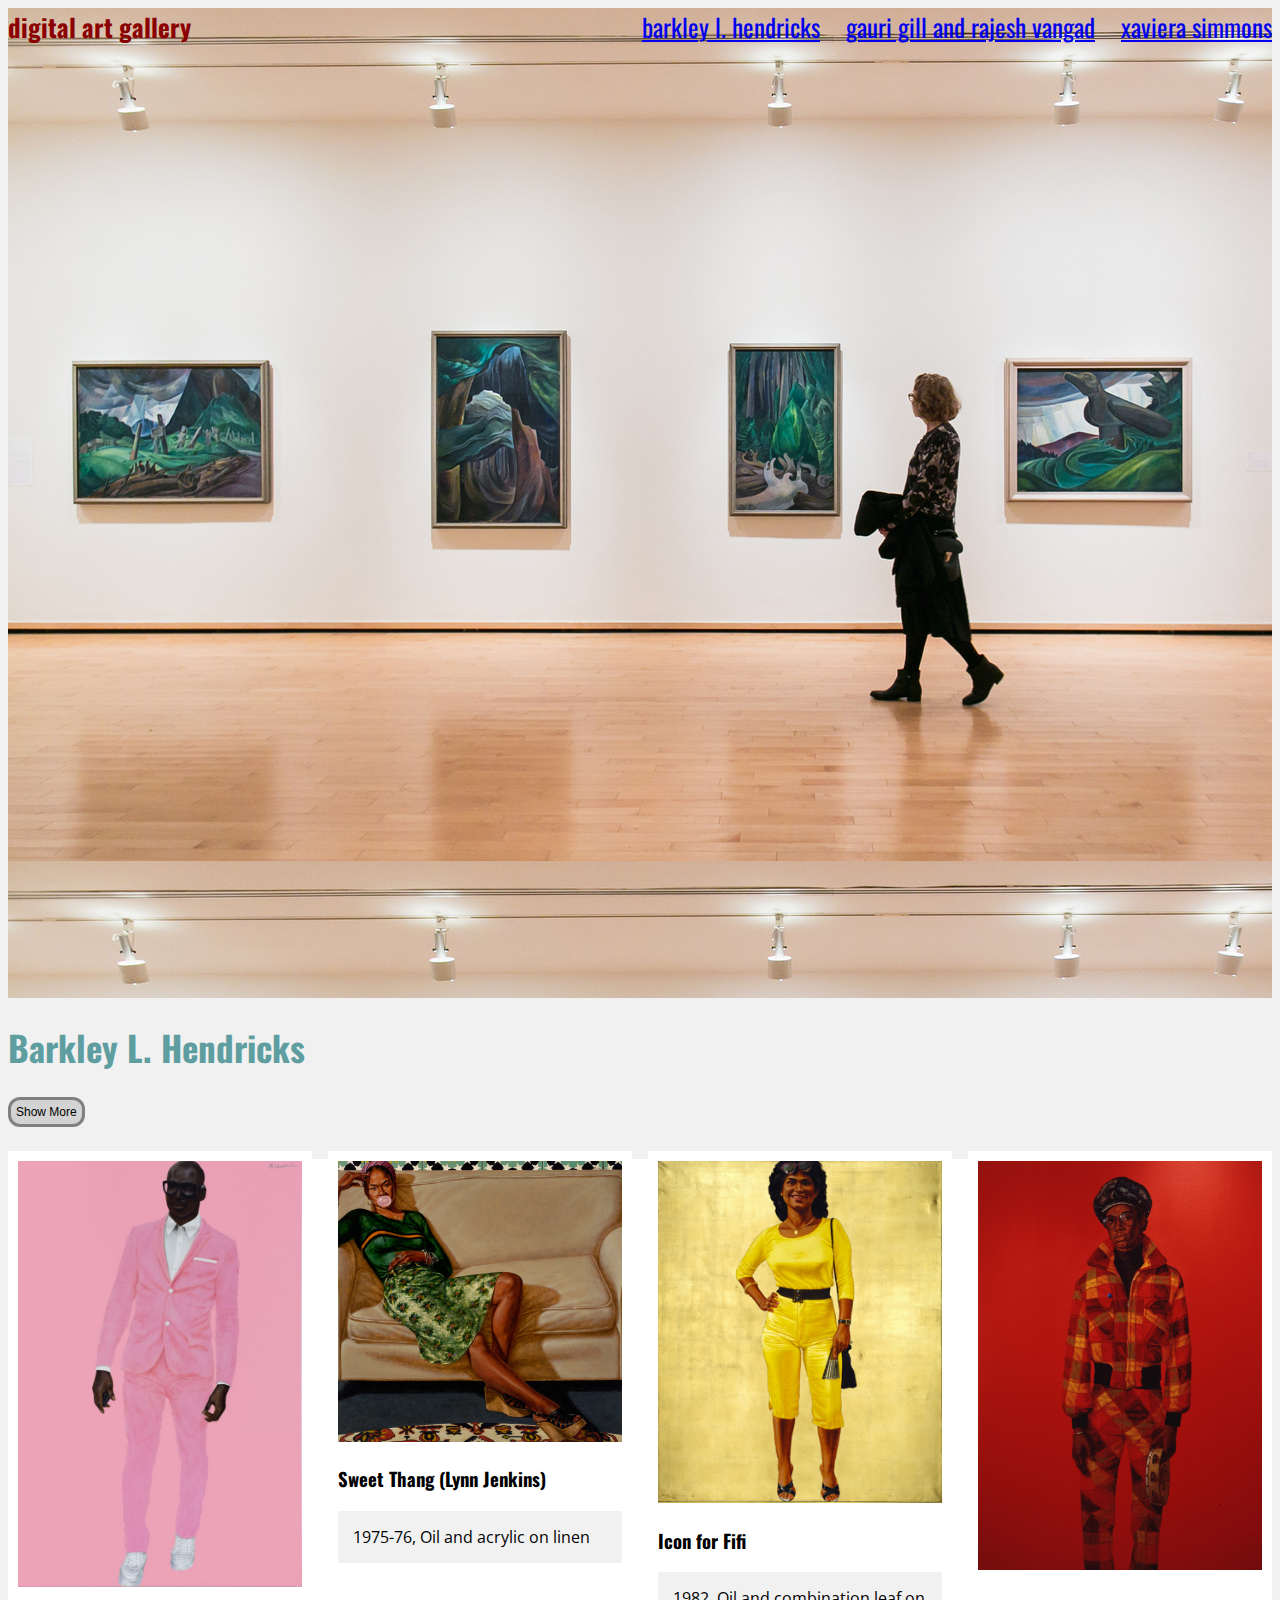
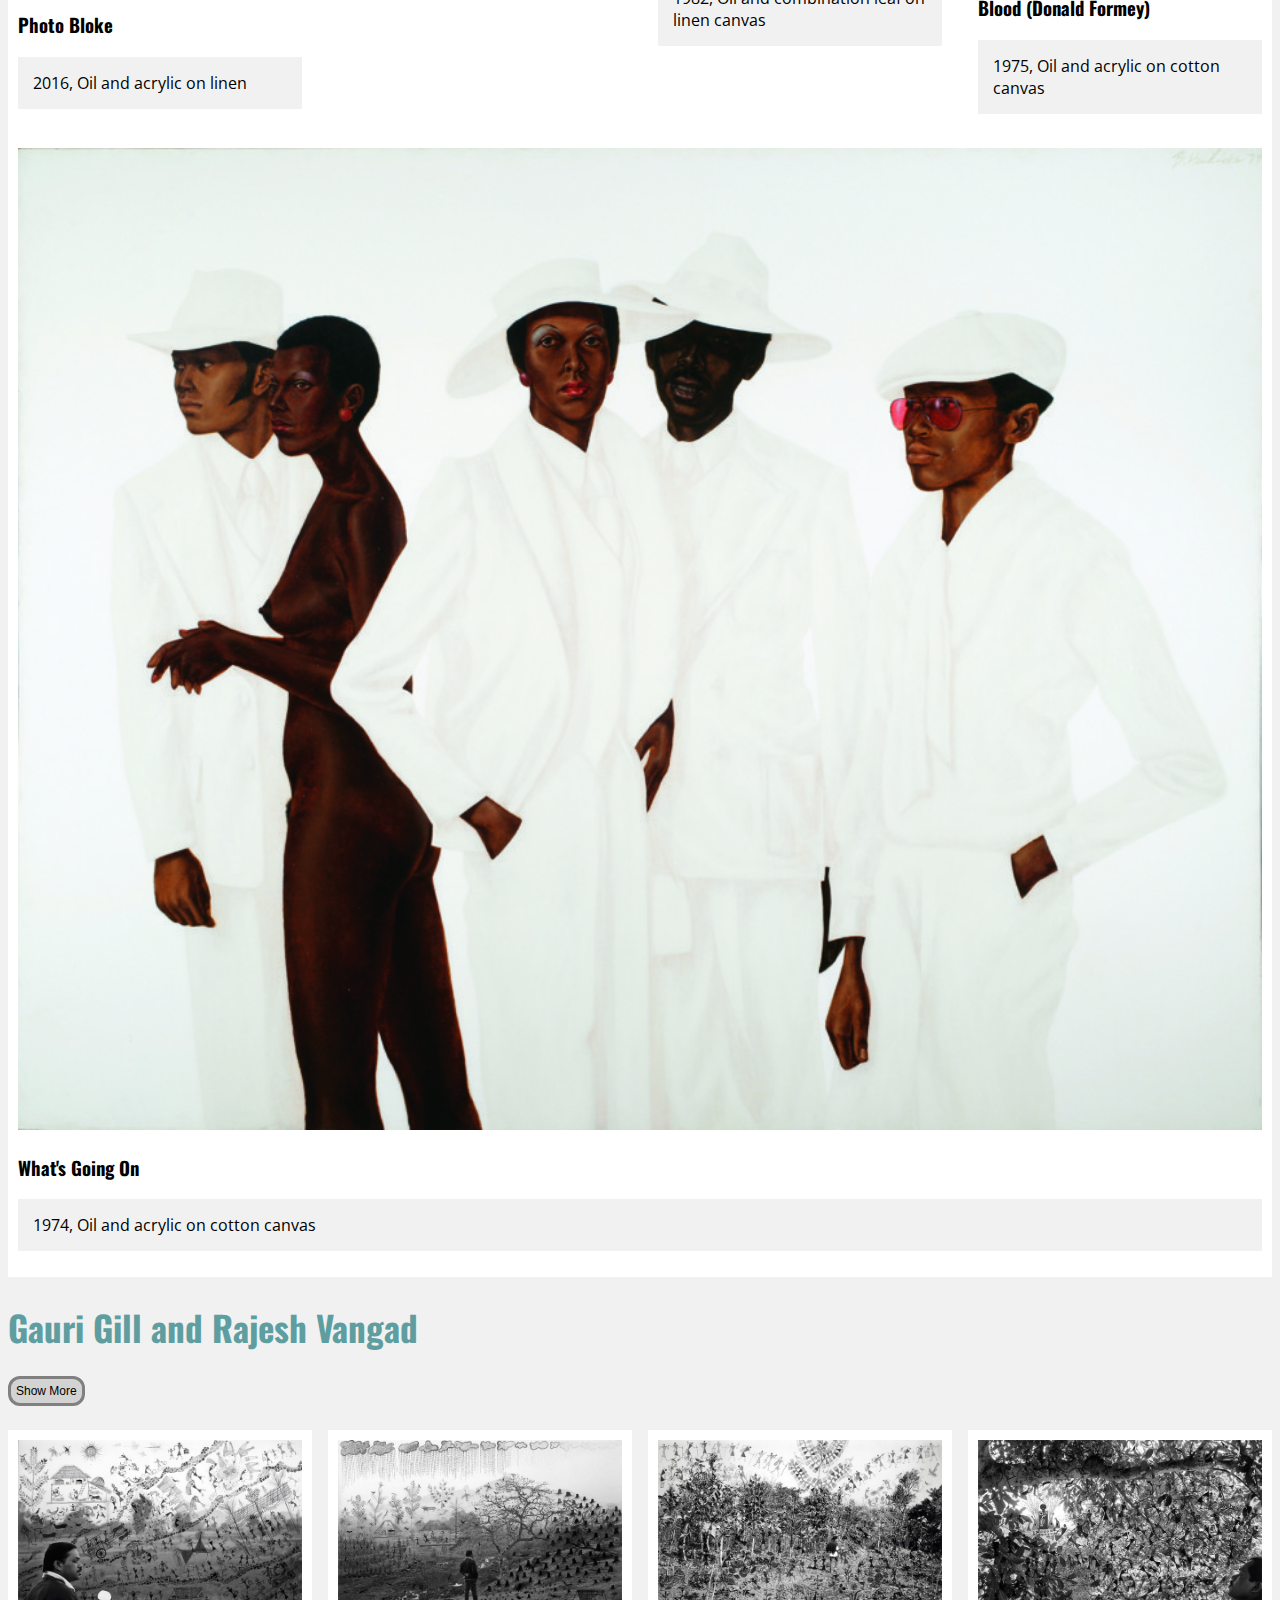
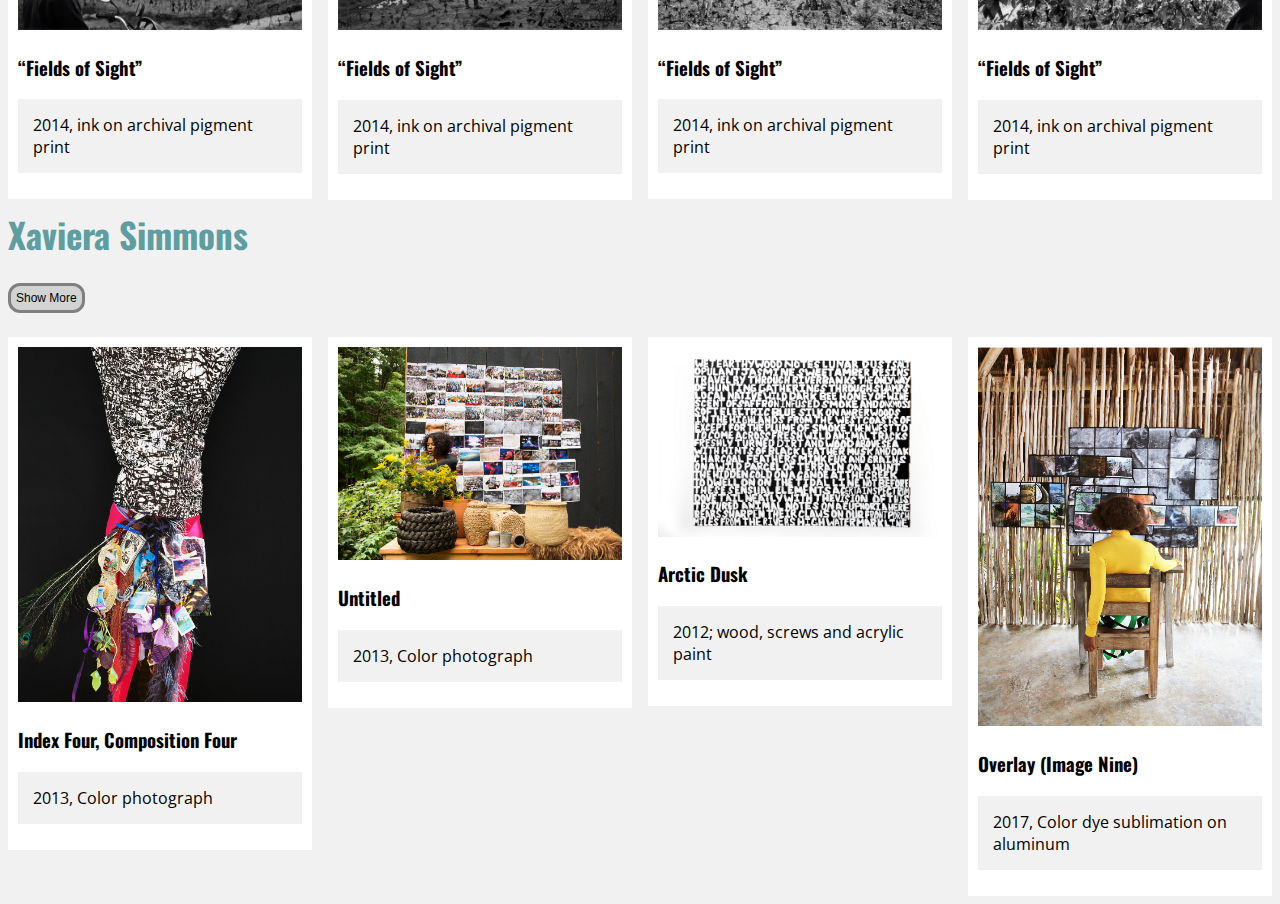
<file: index.html>
<!DOCTYPE html>
<html>

<head>
    <meta charset="UTF-8">
    <meta name="viewport" content="width=device-width, initial-scale=1">

    <link href="https://fonts.googleapis.com/css?family=Open+Sans|Oswald" rel="stylesheet">

    <link rel="stylesheet" type="text/css" href="main.css">

    <title>Digital Art Gallery</title>

</head>

<body>

    <header class="header">

        <div class="hero">

            <h2>Digital Art Gallery</h2>
            <nav>
                <ul>
                    <li class="one-nav"><a href="http://www.jackshainman.com/artists/barkley-hendricks/"> Barkley L. Hendricks </a> </li>
                    <li class="two-nav"><a href="https://quod.lib.umich.edu/t/tap/7977573.0005.205/--gauri-gill-and-rajesh-vangad-fields-of-sight?rgn=main;view=fulltext "> Gauri Gill and Rajesh Vangad </a></li>
                    <li class="three-nav"><a href="https://davidcastillogallery.com/artist/xaviera-simmons/"> Xaviera Simmons </a></li>
                </ul>

            </nav>

        </div>
    </header>
        
    
    <div>

        <h1 #barkley>Barkley L. Hendricks</h1>
        
        <div class="info-box">
        
        <button>Show More</button>

        <p>Barkley L. Hendricks (April 16, 1945 – April 18, 2017) was a contemporary American painter who made pioneering contributions to black portraiture and conceptualism. While he worked in a variety of media and genres throughout his career (from photography to landscape painting), Hendricks' best known work took the form of life-sized painted oil portraits. In these portraits, he attempted to imbue a proud, dignified presence upon his subjects. He frequently painted black Americans against monochrome interpretations of urban northeastern American backdrops. Hendricks' work is unique for its marriage of American realism and post-modernism. Although Hendricks did not pose his subjects as celebrities, victims, or protesters, the subjects depicted in his works were often the voices of the under-represented blacks of the 1960s and 1970s. Hendricks even stood alongside his subjects and featured himself in works, like in Brilliantly Endowed (Self portrait), 1977 where he painted himself nude in response to an art critic's comments on his show.(This biography was written by the staff at Tate Modern, an art museum based in London.)</p>
        </div>
    </div>

    <div class="row">
        <div class="column">
            <div class="content">
                <img src="images/Barkley-Hendricks1.jpg" alt="Barkley Hendricks" style="width:100%">
                <h3>Photo Bloke</h3>
                <p>2016, Oil and acrylic on linen</p>
            </div>
        </div>
        <div class="column">
            <div class="content">
                <img src="images/Barkley-Hendricks3.jpg" alt="Barkley Hendricks" style="width:100%">
                <h3>Sweet Thang (Lynn Jenkins)</h3>
                <p>1975-76, Oil and acrylic on linen</p>
            </div>
        </div>
        <div class="column">
            <div class="content">
                <img src="images/Barkley-Hendricks2.jpg" alt="Barkley Hendricks" style="width:100%">
                <h3>Icon for Fifi</h3>
                <p>1982, Oil and combination leaf on linen canvas</p>
            </div>
        </div>
        <div class="column">
            <div class="content">
                <img src="images/Barkley-Hendricks5.jpg" alt="Barkley Hendricks" style="width:100%">
                <h3>Blood (Donald Formey)</h3>
                <p>1975, Oil and acrylic on cotton canvas</p>
            </div>
        </div>
    </div>

    <div class="content">
        <img src="images/Barkley-Hendricks4.jpg" alt="Barkley Hendricks" style="width:100%">
        <h3>What's Going On </h3>
        <p>1974, Oil and acrylic on cotton canvas</p>
    </div>

    <div>
    
        <h1>Gauri Gill and Rajesh Vangad</h1>
        
        <div class="info-box">
        
        <button>Show More</button>

        <p>In Fields of Sight, Gauri Gill collaborates with renowned Warli artist Rajesh Vangad to present this recent—and ongoing—body of work. The series began in early 2013 in Ganjad, Dahanu, an Adivasi village in coastal Maharashtra. A new visual language emerged symbiotically from Gill’s initial experiences of photographing the landscape. Looking at her contact sheets, she perceived that although the camera was capturing the distinct ‘chamelon-like’ skin of the landscape, it was missing vital aspects of what was not apparent to the eye, yet was vividly relayed in the great stories narrated to her by Vangad. The photographs by Gill, inscribed by drawings by Vangad, reconfigure the photographic site both formally as well as conceptually, to arrive at new documents of multiple truths and knowledge systems.In the act of viewing the landscape through the eyes of Vangad, Gill rekindles the need to challenge the way we see things today, what our eyes capture and what may elude them. ‘As though one were photographing an old home, and the resident of the house came out, and began to speak’.(This biography was written by the staff of Prospect.4.)</p>
            </div>
    </div>

    <div class="row">
        <div class="column">
            <div class="content">
                <img src="images/GauriGill&RajeshVangad.jpg" alt="GauriGill&RajeshVangad" style="width:100%">
                <h3>“Fields of Sight”</h3>
                <p>2014, ink on archival pigment print</p>
            </div>
        </div>
        <div class="column">
            <div class="content">
                <img src="images/GauriGill&RajeshVangad2.jpg" alt="GauriGill&RajeshVangad" style="width:100%">
                <h3>“Fields of Sight”</h3>
                <p>2014, ink on archival pigment print</p>
            </div>
        </div>
        <div class="column">
            <div class="content">
                <img src="images/GauriGill&RajeshVangad3.jpg" alt="GauriGill&RajeshVangad" style="width:100%">
                <h3>“Fields of Sight”</h3>
                <p>2014, ink on archival pigment print</p>
            </div>
        </div>
        <div class="column">
            <div class="content">
                <img src="images/GauriGill&RajeshVangad4.jpg" alt="GauriGill&RajeshVangad" style="width:100%">
                <h3>“Fields of Sight”</h3>
                <p>2014, ink on archival pigment print</p>
            </div>
        </div>
    </div>

    <div>
        
        <h1>Xaviera Simmons</h1>
        
        <div class="info-box">
        
        <button>Show More</button>

        <p>Xaviera Simmons’s body of work spans photography, performance, video, sound, sculpture and installation. She defines her studio practice, which is rooted in an ongoing investigation of experience, memory, abstraction, present and future histories-specifically shifting notions surrounding landscape-as cyclical rather than linear. In other words, Simmons is committed equally to the examination of different artistic modes and processes; for example, she may dedicate part of a year to photography, another part to performance, and other parts to installation, video, and sound works-keeping her practice in constant and consistent rotation, shift, and engagement. <br> Xaviera Simmons received her BFA from Bard College (2004) after spending two years on a walking pilgrimage retracing the Transatlantic slave trade with Buddhist monks. She completed the Whitney Museum’s Independent Study Program in Studio Art (2005) while simultaneously completing a two-year actor-training conservatory with The Maggie Flanigan Studio. In 2017, Simmons’ solo shows include Harvard University, and recent museum purchases also 2017, include three works acquired by The Museum of Modern Art, New York. Group exhibitions in 2017 include Wexner Center for the Arts; Prospect 5 New Orleans; Trussardi Foundation, Milan; Studio Museum in Harlem, MCA Chicago and numerous others. In 2015, Simmons was awarded the Foundation for Contemporary Arts (Robert Rauschenberg) Grant. Simmons has exhibited nationally and internationally where major exhibitions and performances include The Studio Museum in Harlem, The Contemporary Arts Museum Houston, The Public Art Fund, The Sculpture Center, The Aldrich Contemporary Art Museum, Museum of Contemporary Art Chicago, Institute of Contemporary Art Boston, and Brooklyn Museum, among many others. Her works are in major museum and private collections including The Museum of Modern Art, The Nasher Museum, Deutsche Bank, The Rubell Family Collection, UBS, The Guggenheim Museum, The Agnes Gund Art Collection, The Museum of Contemporary Art Chicago, The Studio Museum in Harlem, ICA Miami, High Museum, and Perez Art Museum Miami.(This biography was written by the staff of David Castillo's gallery.)</p>
            </div>
    </div>

    <div class="row">
        <div class="column">
            <div class="content">
                <img src="images/XavieraSimmons1.jpg" alt="Xaviera Simmons" style="width:100%">
                <h3>Index Four, Composition Four</h3>
                <p>2013, Color photograph</p>
            </div>
        </div>
        <div class="column">
            <div class="content">
                <img src="images/XavieraSimmons3.png" alt="Xaviera Simmons" style="width:100%">
                <h3>Untitled</h3>
                <p>2013, Color photograph</p>
            </div>
        </div>
        <div class="column">
            <div class="content">
                <img src="images/XavieraSimmons2.jpg" alt="Xaviera Simmons" style="width:100%">
                <h3>Arctic Dusk</h3>
                <p>2012; wood, screws and acrylic paint </p>
            </div>
        </div>
        <div class="column">
            <div class="content">
                <img src="images/XavieraSimmons5.png" alt="Xaviera Simmons" style="width:100%">
                <h3>Overlay (Image Nine)</h3>
                <p>2017, Color dye sublimation on aluminum</p>
            </div>
        </div>
    </div>

    <script src="//ajax.googleapis.com/ajax/libs/jquery/1.7.2/jquery.min.js" type="text/javascript"></script>

    <script src="scripts.js"></script>

</body>

</html>
</file>
<file: main.css>
h1 {
  font-size: 35px;
  color: cadetblue;
  font-family: "Oswald", sans-serif; }

.header {
  text-transform: lowercase;
  padding: 0px; }
  .header h2 {
    font-size: 25px;
    float: left;
    display: inline-block;
    margin: 0;
    padding: 0;
    transition: .3s all;
    font-family: "Oswald", sans-serif;
    text-align: left;
    color: #8b0000; }

p {
  font-family: "Open Sans", sans-serif;
  background-color: #f1f1f1;
  padding: 15px;
  text-align: left; }

* {
  box-sizing: border-box; }

body {
  background-color: #f1f1f1;
  font-family: "Oswald", sans-serif;
  color: black; }

.main {
  max-width: 1000px;
  margin: auto; }

.row {
  margin: 8px -16px; }

.row,
.row > .column {
  padding: 8px; }

.column {
  float: left;
  width: 25%; }

.row:after {
  display: table;
  clear: both; }

.content {
  background-color: white;
  padding: 10px; }

div li {
  list-style: none;
  padding: 0px;
  text-decoration: none; }

a:visited {
  color: #8b0000; }

ul {
  float: right;
  font-size: 25px;
  font-family: "Oswald", sans-serif;
  margin: 0;
  padding: 0;
  color: #8b0000; }
  ul li {
    display: inline-block;
    margin-left: 20px;
    transition: .3s all; }

h2:hover,
li:hover {
  transform: translateY(-5px);
  transition: .3s all;
  cursor: pointer; }

.animation {
  z-index: -1;
  position: fixed;
  top: 0;
  left: 0;
  width: 100vw;
  height: 100vh;
  float: right;
  background-size: cover;
  background-position: center; }

.one {
  background-image: url(images/b1.png); }

.two {
  background-image: url(images/gbackground.jpg); }

.three {
  background-image: url(images/xs1.png); }

.hero {
  height: 110vh;
  background-image: url("images/art3.jpg"); }

.hero .container {
  position: absolute;
  top: 55%;
  left: 50%;
  text-align: center;
  transform: translateX(-50%) translateY(50%); }

.info-box button {
  border: solid grey 3px;
  padding: 5px;
  text-align: center;
  display: inline-block;
  font-size: 12px;
  border-radius: 12px;
  background-color: lightgrey; }
.info-box p {
  display: none; }
.info-box p.visible {
  display: block; }

/*# sourceMappingURL=main.css.map */
</file>
